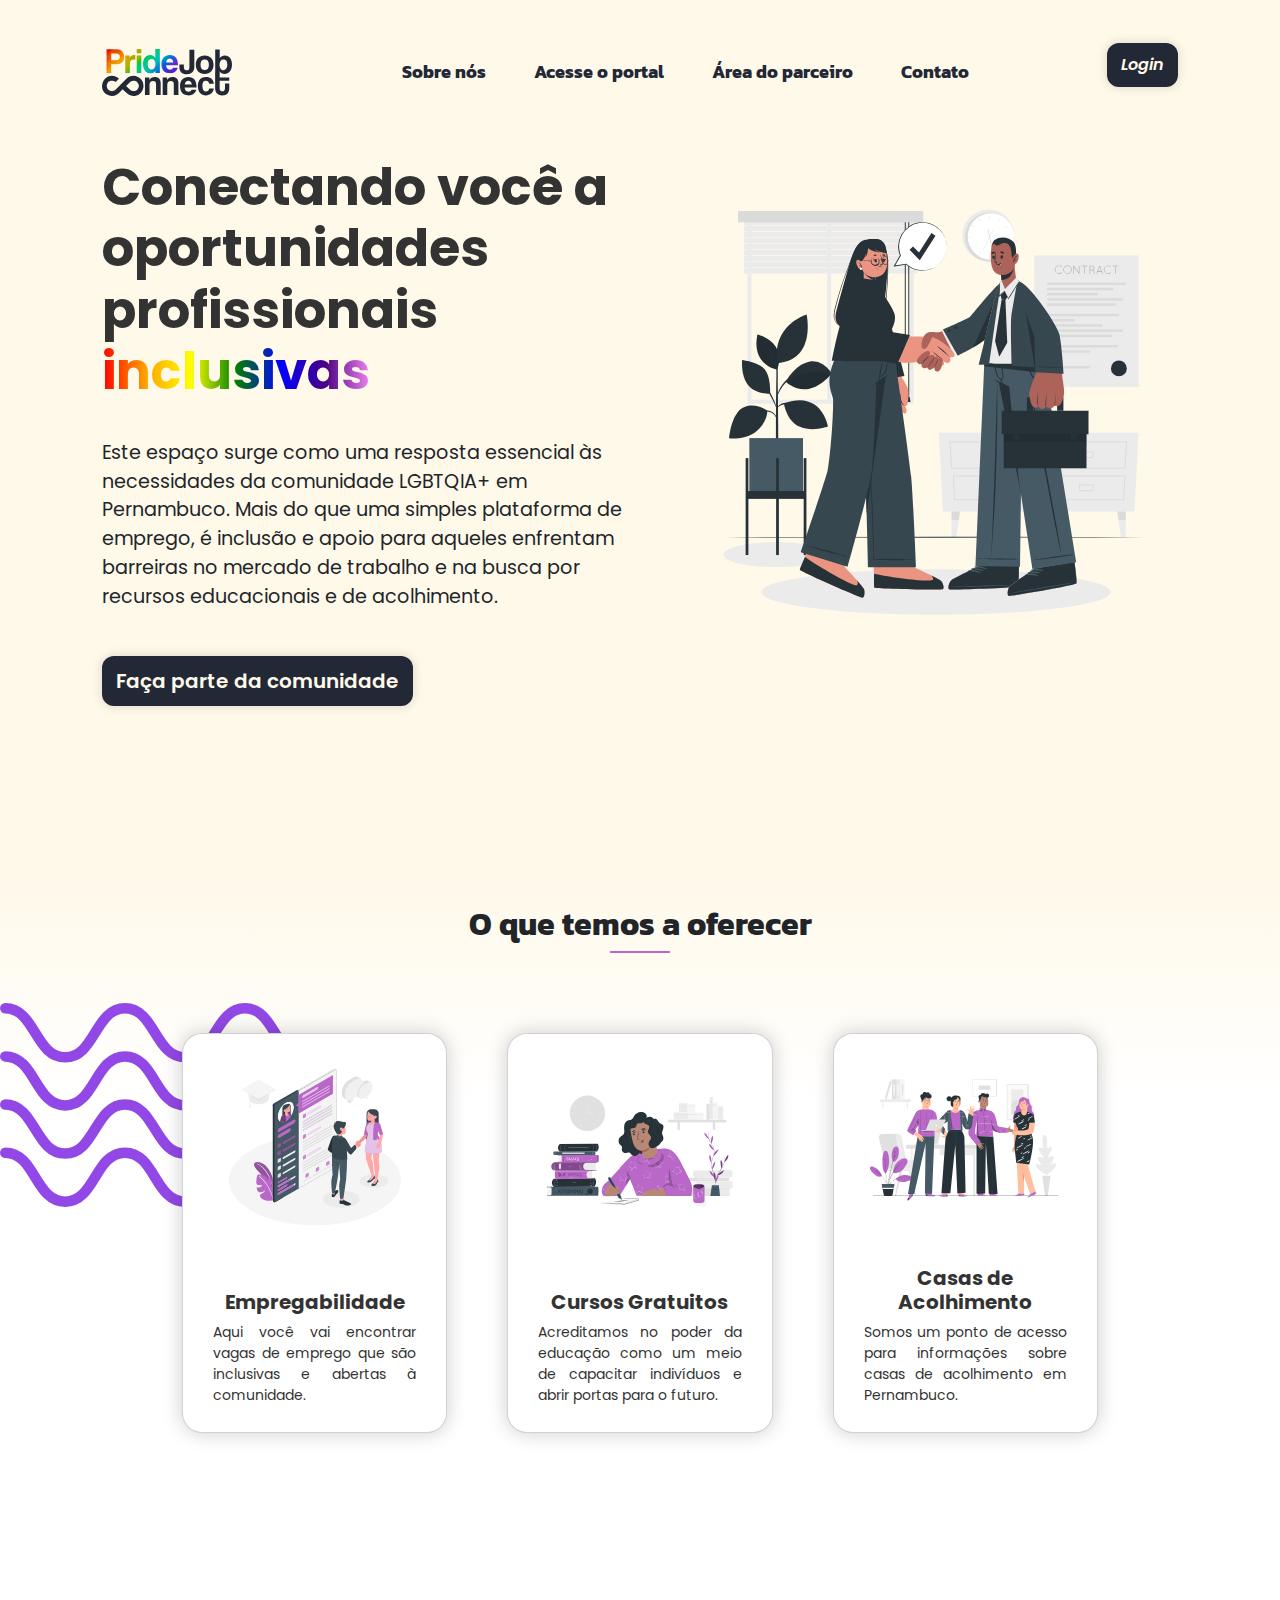
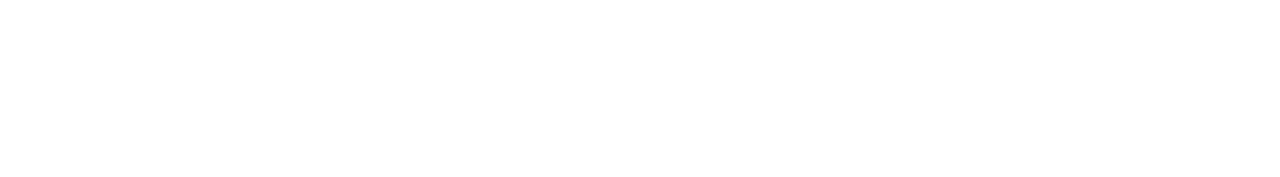
<file: index.html>
<!DOCTYPE html>
<html lang="pt-br">
<head>
    <meta charset="UTF-8">
    <meta name="viewport" content="width=device-width, initial-scale=1.0">
    <link rel="stylesheet" href="https://cdnjs.cloudflare.com/ajax/libs/font-awesome/6.5.2/css/all.min.css" integrity="sha512-SnH5WK+bZxgPHs44uWIX+LLJAJ9/2PkPKZ5QiAj6Ta86w+fsb2TkcmfRyVX3pBnMFcV7oQPJkl9QevSCWr3W6A==" crossorigin="anonymous" referrerpolicy="no-referrer" />
    <link href="https://cdn.jsdelivr.net/npm/bootstrap@5.3.3/dist/css/bootstrap.min.css" rel="stylesheet" integrity="sha384-QWTKZyjpPEjISv5WaRU9OFeRpok6YctnYmDr5pNlyT2bRjXh0JMhjY6hW+ALEwIH" crossorigin="anonymous">
    <script src="https://cdnjs.cloudflare.com/ajax/libs/jquery/3.7.1/jquery.min.js" integrity="sha512-v2CJ7UaYy4JwqLDIrZUI/4hqeoQieOmAZNXBeQyjo21dadnwR+8ZaIJVT8EE2iyI61OV8e6M8PP2/4hpQINQ/g==" crossorigin="anonymous" referrerpolicy="no-referrer"></script>
    <link rel="stylesheet" href="src/styles/style.css">
    <link rel="stylesheet" href="src/styles/header.css">
    <link rel="stylesheet" href="src/styles/home.css">
    <link rel="stylesheet" href="src/styles/cards.css">
    <title>PrideJob Connect</title>
</head>
<body>
    <header>
        <nav id="navbar">
            <img src="src/img/logo-pride-job.svg" class="nav-logo">

            <ul id="nav-list">
                <li class="nav-item">
                    <a href="redirect.html">Sobre nós</a>
                </li>
                <li class="nav-item">
                    <a href="vagas.html">Acesse o portal</a>
                </li>
                <li class="nav-item">
                    <a href="loginEmpresa.html">Área do parceiro</a>
                </li>
                <li class="nav-item">
                    <a href="redirect.html">Contato</a>
                </li>
            </ul>

            <button class="btn-default" onclick="window.location.href='login.html'">
                <i class="fa-solid fa-user"> <a> Login</a></i>
            </button>
            <button id="mobile-btn">
                <i class="fa-solid fa-bars"></i>
            </button>
        </nav>

        <div id="mobile-menu">
            <ul id="mobile-nav-list">
                <li class="nav-item">
                    <a href="">Sobre nós</a>
                </li>
                <li class="nav-item">
                    <a href="vagas.html">Acesse o portal</a>
                </li>
                <li class="nav-item">
                    <a href="">Venha ser parceiro</a>
                </li>
                <li class="nav-item">
                    <a href="">Contato</a>
                </li>
            </ul>

            <button class="btn-default" onclick="window.location.href='login.html'"><i class="fa-solid fa-user"> <a> Login</a></i></button>
        </div>
    </header>

    <main id="content">
        <section id="home">
            <div id="cta">
                <h1 class="tittle">
                    Conectando você a oportunidades profissionais <span>inclusivas</span>
                </h1>

                <p class="description">
                    Este espaço surge como uma resposta essencial às necessidades da comunidade LGBTQIA+ em Pernambuco. Mais do que uma simples plataforma de emprego, é inclusão e apoio para aqueles enfrentam barreiras no mercado de trabalho e na busca por recursos educacionais e de acolhimento.
                </p>

                <div id="cta-buttons">
                    <a href="login.html" class="btn-default">
                        Faça parte da comunidade
                    </a>
                </div>
            </div>
            <div id="banner">
                <img src="src/img/img-home2.svg" alt="">
            </div>
        </section>

        <section id="cards-section">
            <div class="cards-header-text">
                <h2>O que temos a oferecer</h2>
            </div>
            <div class="container">
                <div class="element">
                    <img src="src/img/img-element.svg" alt="">
                </div>
              <div class="card">
                <img  class="img-card1" src="src/img/img-cards-job4.svg" alt="Imagem do Card">
                <div class="card-text">
                  <h2>Empregabilidade</h2>
                  <p>Aqui você vai encontrar vagas de emprego que são inclusivas e abertas à comunidade.</p>
                </div>
              </div>
    
              <div class="card">
                <img src="src/img/img-cards-study4.svg" alt="Imagem do Card">
                <div class="card-text">
                  <h2>Cursos Gratuitos</h2>
                  <p>Acreditamos no poder da educação como um meio de capacitar indivíduos e abrir portas para o futuro.</p>
                </div>
              </div>
    
              <div class="card">
                <img src="src/img/img-cards-support4.svg" alt="Imagem do Card">
                <div class="card-text">
                  <h2>Casas de Acolhimento</h2>
                  <p>Somos um ponto de acesso para informações sobre casas de acolhimento em Pernambuco.</p>
                </div>
              </div>
            </div>
        </section>


    </main>
    <script src="src/js/script.js"></script>
    <script src="https://cdn.jsdelivr.net/npm/bootstrap@5.3.3/dist/js/bootstrap.bundle.min.js" integrity="sha384-YvpcrYf0tY3lHB60NNkmXc5s9fDVZLESaAA55NDzOxhy9GkcIdslK1eN7N6jIeHz" crossorigin="anonymous"></script>
</body>
</html>
</file>
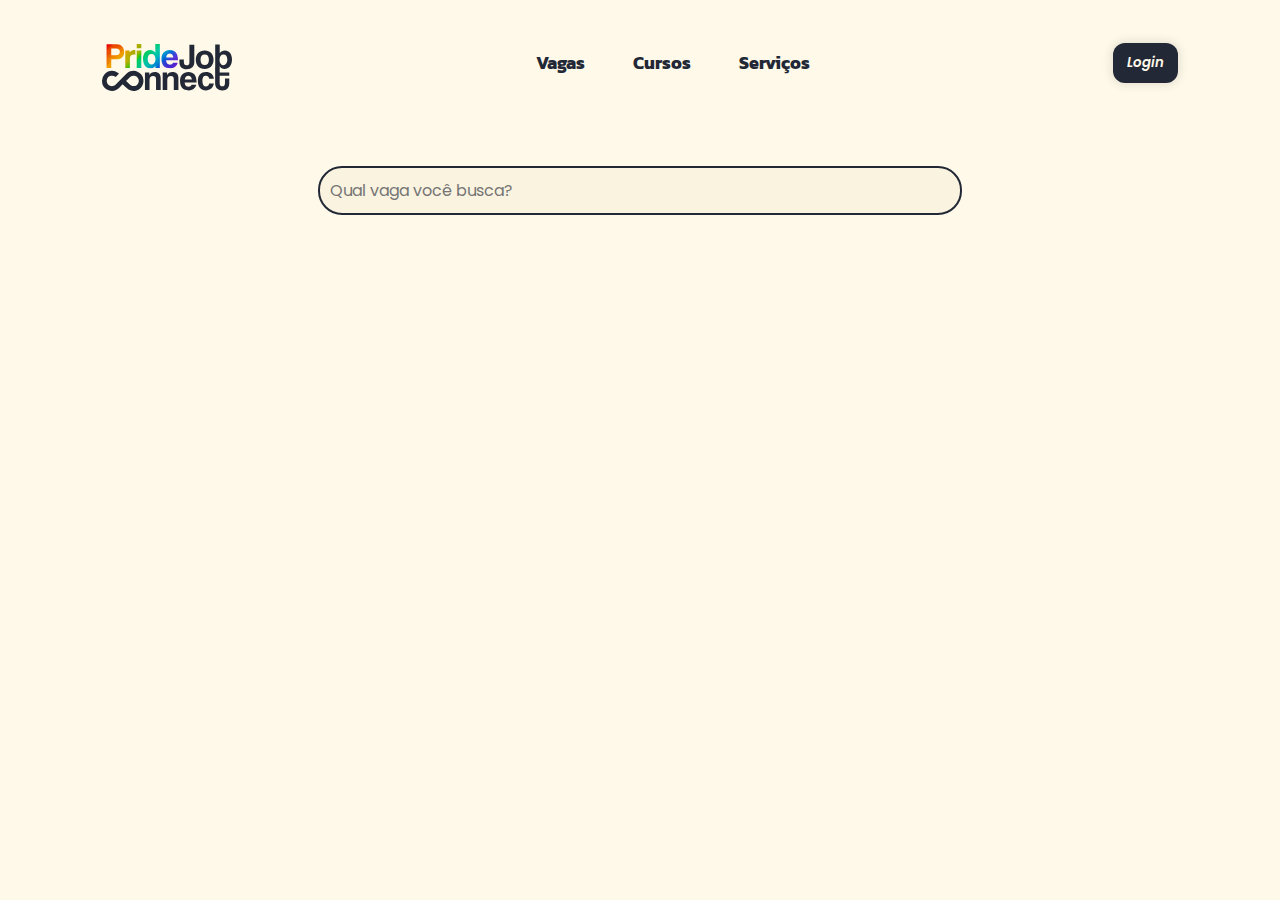
<file: vagas.html>
<!DOCTYPE html>
<html lang="pt-BR">
<head>
    <meta charset="UTF-8">
    <meta name="viewport" content="width=device-width, initial-scale=1.0">
    <title>Pride Job Connect - Vagas</title>
    <link rel="stylesheet" href="https://cdnjs.cloudflare.com/ajax/libs/font-awesome/6.5.2/css/all.min.css" integrity="sha512-SnH5WK+bZxgPHs44uWIX+LLJAJ9/2PkPKZ5QiAj6Ta86w+fsb2TkcmfRyVX3pBnMFcV7oQPJkl9QevSCWr3W6A==" crossorigin="anonymous" referrerpolicy="no-referrer" />
    <link rel="stylesheet" href="src/styles/vagas.css"> <!-- Inclua o caminho para o seu arquivo CSS -->
    <link rel="stylesheet" href="src/styles/style.css">
</head>
<body>
    <header>
        <nav id="navbar">
            <a href="index.html"><img src="src/img/logo-pride-job.svg" class="nav-logo"></a>

            <ul id="nav-list">
                <li class="nav-item">
                    <a href="vagas.html">Vagas</a>
                </li>
                <li class="nav-item">
                    <a href="redirect.html">Cursos</a>
                </li>
                <li class="nav-item">
                    <a href="redirect.html">Serviços</a>
                </li>
            </ul>

            <button class="btn-default" onclick="window.location.href='login.html'">
                <i class="fa-solid fa-user"> <a> Login</a></i>
            </button>
            <button id="mobile-btn">
                <i class="fa-solid fa-bars"></i>
            </button>
        </nav>

        <div id="mobile-menu">
            <ul id="mobile-nav-list">
                <li class="nav-item">
                    <a href="vagas.html">Vagas</a>
                </li>
                <li class="nav-item">
                    <a href="redirect.html">Cursos</a>
                </li>
                <li class="nav-item">
                    <a href="redirect.html">Serviços</a>
                </li>
                <li class="nav-item">
                    <button id="mobile-login-btn" class="btn-default" onclick="window.location.href='login.html'"><i class="fa-solid fa-user"> <a id="a-login"> Login</a></i></button>
                </li>
            </ul>
        </div>

    </header>
    <main>
        <section id="search-section">
            <input type="text" placeholder="Qual vaga você busca?">
        </section>
        <section id="cards-section">
            <div class="container" id="cards-container">
                <!-- Os cards serão inseridos dinamicamente aqui -->
            </div>
        </section>
    </main>
    <script src="src/js/vagas.js"></script>
</body>
</html>
</file>
<file: src/styles/style.css>
@import url('https://fonts.googleapis.com/css2?family=Baloo+2&family=Nova+Square&family=Poppins:ital,wght@0,100;0,200;0,300;0,400;0,500;0,600;0,700;0,800;0,900;1,100;1,200;1,300;1,400;1,500;1,600;1,700;1,800;1,900&display=swap');
@import url('https://fonts.googleapis.com/css2?family=Anta&family=Baloo+2&family=Kanit:ital,wght@0,100;0,200;0,300;0,400;0,500;0,600;0,700;0,800;0,900;1,100;1,200;1,300;1,400;1,500;1,600;1,700;1,800;1,900&family=Nova+Square&family=Poppins:ital,wght@0,100;0,200;0,300;0,400;0,500;0,600;0,700;0,800;0,900;1,100;1,200;1,300;1,400;1,500;1,600;1,700;1,800;1,900&display=swap');

* {
    font-family: 'Poppins', sans-serif;
}

body {
    background-color: #fff9ea;
}

section{
    padding: 28px 8%;
}

.btn-default {
    border: none;
    display: flex;
    align-items: center;
    justify-content: center;
    background-color: #222835;
    color: #fff9ea;
    border-radius: 12px;
    padding: 10px 14px;
    font-weight: 600;
    box-shadow: 0px 0px 10px 2px rgba(0, 0, 0, 0.1);
    cursor: pointer;
    transition: background-color .3s ease;
}

.btn-default:hover {
    background-color: #3a3c42;
}

.dropdown-menu {
    display: none;
    position: absolute;
    top: 100%;
    left: 0;
    background-color: #222835;
    border-radius: 12px;
    padding: 10px;
    box-shadow: 0px 0px 10px 2px rgba(0, 0, 0, 0.1);
}

.btn-default:hover .dropdown-menu {
    display: block;
}

.dropdown-item {
    color: #fff9ea;
    padding: 8px 12px;
    text-decoration: none;
    display: block;
}

.dropdown-item:hover {
    background-color: #3a3c42;
}
</file>
<file: src/styles/header.css>
@import url('https://fonts.googleapis.com/css2?family=Baloo+2&family=Nova+Square&family=Poppins:ital,wght@0,100;0,200;0,300;0,400;0,500;0,600;0,700;0,800;0,900;1,100;1,200;1,300;1,400;1,500;1,600;1,700;1,800;1,900&display=swap');
@import url('https://fonts.googleapis.com/css2?family=Anta&family=Baloo+2&family=Kanit:ital,wght@0,100;0,200;0,300;0,400;0,500;0,600;0,700;0,800;0,900;1,100;1,200;1,300;1,400;1,500;1,600;1,700;1,800;1,900&family=Nova+Square&family=Poppins:ital,wght@0,100;0,200;0,300;0,400;0,500;0,600;0,700;0,800;0,900;1,100;1,200;1,300;1,400;1,500;1,600;1,700;1,800;1,900&display=swap');

header{
    width: 100%;
    padding: 28px 8%;
}

#navbar{
    width: 100%;
    display: flex;
    align-items: center;
    justify-content: space-between;
}

.nav-logo{
    width: 130px;
}

#nav-list{
    display: flex;
    list-style: none;
    gap: 48px;
    margin-top: 30px;
}

.nav-item a{
    text-decoration: none;
    color: #222835;
    font-weight: 600;
    font-family: "Kanit", sans-serif;
    font-weight: bold;
    font-size: 18px;
    transition: color 0.3s ease-in-out;
}

.nav-item a:hover {
    color: #555f75;
}

#btn-default-signup {
    
}

.btn-default a {
    text-decoration: none;
    color: #fff9ea;
}

.dropdown-menu {
    display: none;
    position: absolute;
    top: 100%;
    left: 0;
    background-color: #222835;
    border-radius: 12px;
    padding: 10px;
    box-shadow: 0px 0px 10px 2px rgba(0, 0, 0, 0.1);
}

.btn-default:hover .dropdown-menu {
    display: block;
}

.dropdown-item {
    color: #fff9ea;
    padding: 8px 12px;
    text-decoration: none;
    display: block;
}

.dropdown-item:hover {
    background-color: #3a3c42;
}

#mobile-btn {
    display: none;
}

#mobile-menu{
    display: none;
}

@media screen and (max-width: 1170px){
    #nav-list,
    #navbar .btn-default {
        display: none;
    }
    #mobile-btn {
        display: block;
        border: none;
        background-color: transparent;
        font-size: 1.5rem;
        cursor: pointer;
    }
    #mobile-menu.active {
        display: flex;
        flex-direction: column;
        align-items: center;
    }
    #mobile-nav-list {
        display: flex;
        flex-direction: column;
        gap: 12px;
        margin: 12px 0px;
    }   
    #mobile-nav-list .nav-item {
        list-style: none;
        text-align: center;
    }
    #mobile-menu button {
        display: flex;
        flex-direction: column;
        margin-left: 4%;
    }
}
</file>
<file: src/styles/home.css>
@import url('https://fonts.googleapis.com/css2?family=Baloo+2&family=Nova+Square&family=Poppins:ital,wght@0,100;0,200;0,300;0,400;0,500;0,600;0,700;0,800;0,900;1,100;1,200;1,300;1,400;1,500;1,600;1,700;1,800;1,900&display=swap');
@import url('https://fonts.googleapis.com/css2?family=Anta&family=Baloo+2&family=Kanit:ital,wght@0,100;0,200;0,300;0,400;0,500;0,600;0,700;0,800;0,900;1,100;1,200;1,300;1,400;1,500;1,600;1,700;1,800;1,900&family=Nova+Square&family=Poppins:ital,wght@0,100;0,200;0,300;0,400;0,500;0,600;0,700;0,800;0,900;1,100;1,200;1,300;1,400;1,500;1,600;1,700;1,800;1,900&display=swap');

#home{
    display: flex;
    min-height: calc(100vh - 152px);
    position: relative;
}

#cta {
    flex: 1;
    width: 35%;
    display: flex;
    flex-direction: column;
    gap: 28px;
}

#cta .tittle {
    font-size: 3.2rem;
    color: #333;
    font-weight: 700;
}
#cta .tittle span {
    background: linear-gradient(to left, violet, indigo, blue, green, yellow, orange, red);
    -webkit-background-clip: text;
    -webkit-text-fill-color: transparent;
    background-clip: text;
}

#cta .description {
    font-size: 1.2rem;
}

#cta-buttons {
    display: flex;
    gap: 24px;
    font-size: 20px;
}

#cta-buttons a {
    text-decoration: none;
    color: #fff9ea;
}

#cta-buttons button {
    font-family: 'Geologica', sans-serif;
    position: relative;
    display: inline-block;
    margin: 15px;
    padding: 15px 30px;
    text-align: center;
    font-size: 20px;
    letter-spacing: 1px;
    text-decoration: none;
    color: #FF81AE;
    background: transparent;
    cursor: pointer;
    transition: ease-out 0.5s;
    border: 2px solid #FF81AE;
    border-radius: 10px;
    box-shadow: inset 0 0 0 0 #FF81AE;
    width: 60%;
    align-self: center;
}

#cta-buttons button:hover {
    color: white;
    box-shadow: inset 0 -100px 0 0 #FF81AE;
}

#cta-buttons button:active {
    transform: scale(0.9);
}

#banner {
    flex: 1;
    display: flex;
    align-items: flex-start;
    justify-content: flex-end;
}

#banner img {
    max-width: 90%;
    height: auto;
    align-self: flex-start;
}

@media screen and (max-width: 1170px) {
    #home {
        min-height: 100%;
        padding-top: 0px;
    }

    #banner,
    #banner img {
        display: none;
    }

    #cta {
        width: 100%;
        align-items: center;
        text-align: center;
    }
}
</file>
<file: src/styles/cards.css>
@import url('https://fonts.googleapis.com/css2?family=Baloo+2&family=Nova+Square&family=Poppins:ital,wght@0,100;0,200;0,300;0,400;0,500;0,600;0,700;0,800;0,900;1,100;1,200;1,300;1,400;1,500;1,600;1,700;1,800;1,900&display=swap');
@import url('https://fonts.googleapis.com/css2?family=Anta&family=Baloo+2&family=Kanit:ital,wght@0,100;0,200;0,300;0,400;0,500;0,600;0,700;0,800;0,900;1,100;1,200;1,300;1,400;1,500;1,600;1,700;1,800;1,900&family=Nova+Square&family=Poppins:ital,wght@0,100;0,200;0,300;0,400;0,500;0,600;0,700;0,800;0,900;1,100;1,200;1,300;1,400;1,500;1,600;1,700;1,800;1,900&display=swap');

#cards-section {
    text-align: center;
    background: linear-gradient(to bottom, #fff9ea, #ffff, #ffff, #ffff, #ffff);
    height: 100vh;
    position: relative;
  }

.cards-header-text h2 {
    text-align: center;
    font-family: "Kanit", sans-serif;
    font-size: 32px;
    font-weight: bold;
    
}

.cards-header-text h2::after {
    content: "";
    display: block;
    width: 60px;
    height: 2px;
    margin: 0 auto;
    background-color: #BA68C8;
    margin-top: 8px;
  }

.container {
    margin: 50px auto;
    display: flex;
    justify-content: center;
    max-width: 1000px;
  }

.element {
    position: absolute;
    bottom: 1;
    left: 0;
}

.element img {
    width: 310px;
    height: auto;
}

.card {
    width: 400px;
    height: 400px;
    border-radius: 20px;
    box-shadow: 0 0 20px rgba(0, 0, 0, 0.2);
    margin: 30px;
    overflow: hidden;
    transition: all 0.3s ease-in-out;
    display: flex;
    flex-direction: column;
    justify-content: center;
    align-items: center;
  }

  .card:hover {
    transform: scale(1.05);
    box-shadow: 0 0 25px #ffcef0;
  }

  .card img {
    width: 80%;
    height: 60%;
    margin: 0 auto;
    display: block;
  }

  .img-card1 {
    max-width: 200px;
  }

  .card-text {
    padding: 10px;
    font-family: 'Poppins', sans-serif;
    font-size: 14px;
    color: #333;
    margin: 20px;
    margin-bottom: 20px;
    display: grid;
    place-items: center;
  }
  .card-text h2 {
    text-align: center;
    font-size: 20px;
    font-weight: bold;
  }
  
  .card-text p {
    text-align: justify;
  }

  @media screen and (max-width: 1170px) {
    .container {
        flex-wrap: wrap;
      }
    
    .card {
        width: calc(100% - 60px);
        margin: 15px;
    }
  }
</file>
<file: src/styles/vagas.css>
@import url('https://fonts.googleapis.com/css2?family=Baloo+2&family=Nova+Square&family=Poppins:ital,wght@0,100;0,200;0,300;0,400;0,500;0,600;0,700;0,800;0,900;1,100;1,200;1,300;1,400;1,500;1,600;1,700;1,800;1,900&display=swap');
@import url('https://fonts.googleapis.com/css2?family=Anta&family=Baloo+2&family=Kanit:ital,wght@0,100;0,200;0,300;0,400;0,500;0,600;0,700;0,800;0,900;1,100;1,200;1,300;1,400;1,500;1,600;1,700;1,800;1,900&family=Nova+Square&family=Poppins:ital,wght@0,100;0,200;0,300;0,400;0,500;0,600;0,700;0,800;0,900;1,100;1,200;1,300;1,400;1,500;1,600;1,700;1,800;1,900&display=swap');

body {
    font-family: 'Poppins', sans-serif;
    background-color: #faf3e0;
    margin: 0;
    padding: 0;
}

header {
    display: flex;
    justify-content: space-between;
    align-items: center;
    padding: 28px 8%;
}

#navbar{
    width: 100%;
    display: flex;
    align-items: center;
    justify-content: space-between;
}

.nav-logo {
    width: 130px;
}

#nav-list {
    display: flex;
    list-style: none;
    gap: 48px;
    margin: 0;
    padding: 0;
}

.nav-item a {
    text-decoration: none;
    color: #222835;
    font-family: "Kanit", sans-serif;
    font-weight: bold;
    font-size: 18px;
    transition: color 0.3s ease-in-out;
}

#a-login{
    color: #fff9ea;
}

.nav-item a:hover {
    color: #555f75;
}

.btn-default {
    border: none;
    display: flex;
    align-items: center;
    justify-content: center;
    background-color: #222835;
    color: #fff9ea;
    border-radius: 12px;
    padding: 10px 14px;
    font-weight: 600;
    box-shadow: 0px 0px 10px 2px rgba(0, 0, 0, 0.1);
    cursor: pointer;
    transition: background-color .3s ease;
}

.btn-default:hover {
    background-color: #3a3c42;
}

#user-icon {
    font-size: 36px;
    color: #222835;
    cursor: pointer;
    margin-right: 20px;
}

#mobile-btn {
    display: none;
}

#mobile-menu {
    display: none;
    flex-direction: column;
    align-items: center; /* Centraliza os itens horizontalmente */
    width: 100%;
    padding: 20px 0;
}


#search-section {
    text-align: center;
    padding: 40px 20px;
}

#search-section input {
    width: 50%;
    padding: 10px;
    font-size: 16px;
    border: 2px solid #222835;
    border-radius: 24px;
    background-color: #faf3e0;
}

#cards-section {
    padding: 40px 20px;
}

.container {
    display: flex;
    flex-wrap: wrap;
    gap: 20px;
    justify-content: center;
}

.card {
    background-color: #fff;
    border-radius: 8px;
    box-shadow: 0 2px 4px rgba(0, 0, 0, 0.1);
    width: 300px;
    padding: 20px;
    display: flex;
    flex-direction: column;
    align-items: center;
    text-align: center;
}

.card img {
    width: 100px;
    height: 100px;
    margin-bottom: 20px;
}

.card h2 {
    font-size: 18px;
    margin-bottom: 10px;
}

.card p {
    font-size: 14px;
    color: #555;
}

.card .location {
    font-weight: bold;
    margin-bottom: 10px;
}

@media screen and (max-width: 768px) {
    #search-section input {
        width: 80%;
    }

    .card {
        width: 100%;
    }

    header {
        flex-direction: column;
        align-items: flex-start;
    }

    #nav-list {
        flex-direction: column;
        align-items: flex-start;
        gap: 20px;
    }

    .btn-default {
        width: 100%;
        justify-content: center;
    }
}

@media screen and (max-width: 1170px) {
    #nav-list,
    #navbar .btn-default,
    #user-icon {
        display: none;
    }
    #mobile-btn {
        display: block;
        border: none;
        background-color: transparent;
        font-size: 1.5rem;
        cursor: pointer;
    }
    #mobile-menu.active {
        display: flex;
        flex-direction: column;
        align-items: center;
    }
    #mobile-nav-list {
        display: flex;
        flex-direction: column;
        gap: 12px;
        margin: 12px 0px;
        width: 100%;
        text-align: center;
    }   
    #mobile-nav-list .nav-item {
        list-style: none;
    }
    #mobile-menu button {
        display: flex;
        flex-direction: column;
    }
    #user-icon-mobile {
        font-size: 36px;
        color: #222835;
        cursor: pointer;
        margin-right: 20px;
        justify-content: center;
        display: flex;
        margin: 12px 0;
    }
}
</file>
